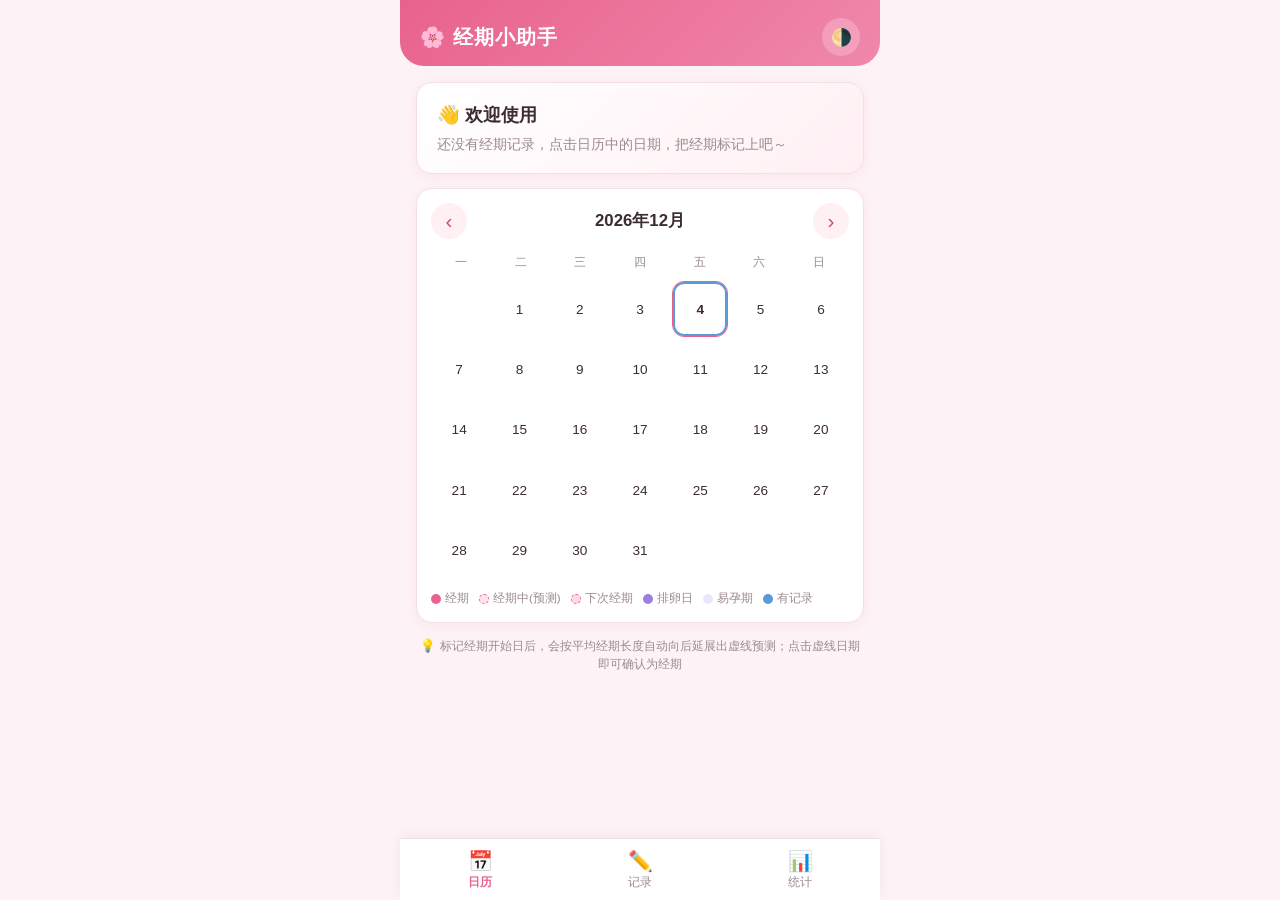
<file: period-tracker/index.html>
<!DOCTYPE html>
<html lang="zh-CN">
<head>
<meta charset="UTF-8">
<meta name="viewport" content="width=device-width, initial-scale=1.0, viewport-fit=cover">
<meta name="apple-mobile-web-app-capable" content="yes">
<meta name="mobile-web-app-capable" content="yes">
<meta name="apple-mobile-web-app-status-bar-style" content="default">
<meta name="apple-mobile-web-app-title" content="经期小助手">
<meta name="theme-color" content="#e8638c">
<meta name="description" content="简洁的经期记录与预测工具，数据仅保存在本机">
<link rel="manifest" href="manifest.webmanifest">
<link rel="apple-touch-icon" href="icons/icon-192.png">
<link rel="icon" type="image/svg+xml" href="icons/favicon.svg">
<link rel="stylesheet" href="css/style.css">
<title>经期小助手</title>
</head>
<body>
<div class="app">

  <header class="app-header">
    <h1>🌸 经期小助手</h1>
    <button class="theme-btn" id="themeBtn" title="切换深色模式" aria-label="切换深色模式">🌙</button>
  </header>

  <main class="app-main">

    <!-- ========== 日历页 ========== -->
    <section id="page-calendar" class="page active">
      <div class="status-card" id="statusCard"></div>

      <div class="calendar-card">
        <div class="calendar-header">
          <button class="nav-btn" id="prevMonth" aria-label="上个月">‹</button>
          <span class="month-label" id="monthLabel"></span>
          <button class="nav-btn" id="nextMonth" aria-label="下个月">›</button>
        </div>
        <div class="calendar-weekdays">
          <span>一</span><span>二</span><span>三</span><span>四</span><span>五</span><span>六</span><span>日</span>
        </div>
        <div class="calendar-grid" id="calendarGrid"></div>
        <div class="calendar-legend">
          <span><i class="dot dot-period"></i>经期</span>
          <span><i class="dot dot-ongoing"></i>经期中(预测)</span>
          <span><i class="dot dot-predicted"></i>下次经期</span>
          <span><i class="dot dot-ovulation"></i>排卵日</span>
          <span><i class="dot dot-fertile"></i>易孕期</span>
          <span><i class="dot dot-log"></i>有记录</span>
        </div>
      </div>
      <p class="hint">💡 标记经期开始日后，会按平均经期长度自动向后延展出虚线预测；点击虚线日期即可确认为经期</p>
    </section>

    <!-- ========== 记录页 ========== -->
    <section id="page-log" class="page">
      <div class="log-card">
        <div class="log-date-nav">
          <button class="nav-btn" id="logPrevDay" aria-label="前一天">‹</button>
          <div class="log-date-text">
            <div class="log-date-label" id="logDateLabel"></div>
            <div class="log-date-sub" id="logDateSub"></div>
          </div>
          <button class="nav-btn" id="logNextDay" aria-label="后一天">›</button>
        </div>

        <button class="period-toggle" id="periodToggle"></button>
        <button class="period-end-btn" id="periodEndBtn" hidden></button>

        <h3 class="section-title">😣 症状</h3>
        <div class="chip-grid" id="symptomChips"></div>

        <h3 class="section-title">💭 心情</h3>
        <div class="mood-row" id="moodRow"></div>

        <h3 class="section-title">📝 备注</h3>
        <textarea id="noteInput" rows="3" placeholder="今天想记录点什么…"></textarea>

        <p class="save-hint" id="saveHint">已自动保存 ✓</p>
      </div>
    </section>

    <!-- ========== 统计页 ========== -->
    <section id="page-stats" class="page">
      <div class="stat-cards">
        <div class="stat-card">
          <span class="stat-value" id="statAvgCycle">--</span>
          <label>平均周期 (天)</label>
        </div>
        <div class="stat-card">
          <span class="stat-value" id="statAvgPeriod">--</span>
          <label>平均经期 (天)</label>
        </div>
        <div class="stat-card">
          <span class="stat-value" id="statCount">0</span>
          <label>已记录次数</label>
        </div>
      </div>

      <div id="alertArea"></div>

      <div class="next-card" id="nextCard"></div>

      <div class="panel-card">
        <h3 class="section-title">📊 近 6 次周期长度</h3>
        <div class="bar-chart" id="cycleChart"></div>
      </div>

      <div class="panel-card">
        <h3 class="section-title">🗂 经期历史</h3>
        <div id="historyList"></div>
      </div>

      <!-- 数据管理 -->
      <div class="panel-card">
        <h3 class="section-title">🔒 数据管理</h3>
        <p class="panel-desc">所有数据仅保存在本机浏览器。建议定期导出备份，以免清理浏览器数据后丢失。</p>
        <div class="data-actions">
          <button class="action-btn" id="exportBtn">
            <span class="action-icon">⬇️</span>
            <span>
              <strong>导出备份</strong>
              <small>保存为 JSON 文件</small>
            </span>
          </button>
          <button class="action-btn" id="importBtn">
            <span class="action-icon">⬆️</span>
            <span>
              <strong>导入恢复</strong>
              <small>从备份文件还原</small>
            </span>
          </button>
        </div>
        <input type="file" id="importFile" accept=".json,application/json" hidden>
        <p class="data-meta" id="dataMeta"></p>
      </div>

      <!-- 提醒设置 -->
      <div class="panel-card">
        <h3 class="section-title">🔔 提醒设置</h3>
        <label class="switch-row">
          <span>
            <strong>经期提醒</strong>
            <small>打开应用时，若经期临近则提示</small>
          </span>
          <input type="checkbox" id="remindToggle" class="switch">
        </label>
        <p class="panel-desc" id="remindStatus"></p>
      </div>

      <div class="danger-card">
        <button class="danger-btn" id="clearBtn">清空所有数据</button>
        <p class="danger-desc">此操作不可撤销，建议先导出备份</p>
      </div>

      <p class="privacy-note">🔒 所有数据仅保存在本机浏览器中，不会上传到任何服务器。</p>
    </section>

  </main>

  <nav class="tab-bar">
    <button class="tab-btn active" data-page="calendar"><span class="tab-icon">📅</span>日历</button>
    <button class="tab-btn" data-page="log"><span class="tab-icon">✏️</span>记录</button>
    <button class="tab-btn" data-page="stats"><span class="tab-icon">📊</span>统计</button>
  </nav>

</div>

<!-- 全局提示条 -->
<div class="toast" id="toast"></div>

<!-- 确认弹窗 -->
<div class="modal-mask" id="modalMask">
  <div class="modal">
    <h3 class="modal-title" id="modalTitle"></h3>
    <p class="modal-text" id="modalText"></p>
    <div class="modal-actions">
      <button class="modal-btn cancel" id="modalCancel">取消</button>
      <button class="modal-btn confirm" id="modalConfirm">确定</button>
    </div>
  </div>
</div>

<script src="js/app.js"></script>
<script src="js/features.js"></script>
</body>
</html>
</file>
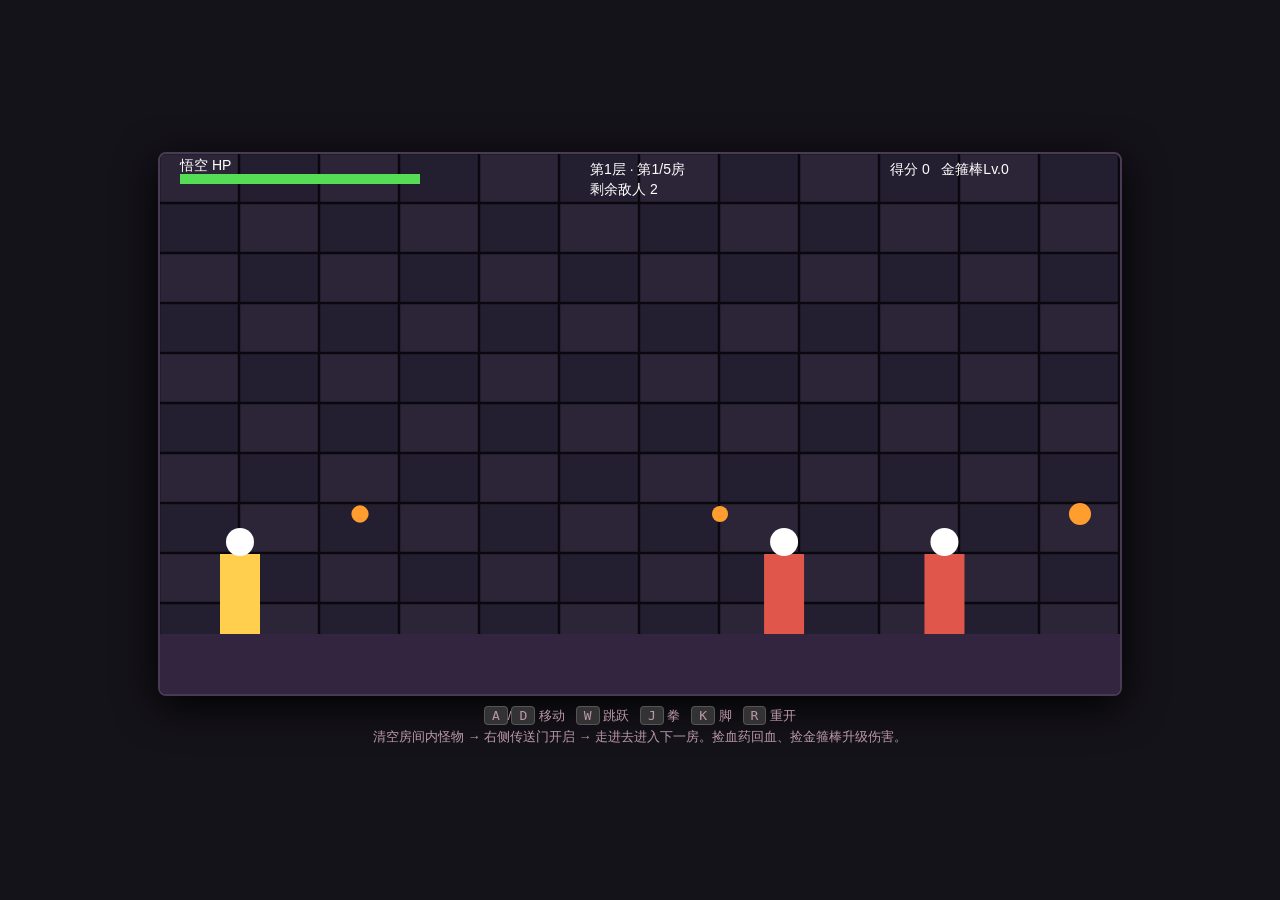
<file: dnf-dungeon.html>
<!DOCTYPE html>
<html lang="zh-CN">
<head>
<meta charset="UTF-8">
<title>地下城 · 悟空闯关</title>
<style>
  html,body{margin:0;height:100%;background:#15131a;display:flex;flex-direction:column;
    align-items:center;justify-content:center;font-family:"Microsoft YaHei",sans-serif;color:#eee}
  canvas{background:#0d0b12;border:2px solid #4a3b55;border-radius:8px;box-shadow:0 10px 40px #000}
  #tip{margin-top:10px;font-size:13px;color:#b9a;line-height:1.6;text-align:center}
  kbd{background:#333;padding:1px 7px;border-radius:4px;border:1px solid #555;font-family:monospace}
</style>
</head>
<body>
<canvas id="cv" width="960" height="540"></canvas>
<div id="tip">
  <kbd>A</kbd>/<kbd>D</kbd> 移动 &nbsp; <kbd>W</kbd> 跳跃 &nbsp; <kbd>J</kbd> 拳 &nbsp; <kbd>K</kbd> 脚 &nbsp; <kbd>R</kbd> 重开<br>
  清空房间内怪物 → 右侧传送门开启 → 走进去进入下一房。捡血药回血、捡金箍棒升级伤害。
</div>
<script>
const cv = document.getElementById('cv');
const ctx = cv.getContext('2d');
const W = cv.width, H = cv.height;
const GROUND = H - 60, GRAV = 0.8, ROOM_W = 1700;

const keys = {};
addEventListener('keydown', e => { keys[e.key.toLowerCase()] = true;
  if (e.key.toLowerCase() === 'r') reset(); });
addEventListener('keyup',   e => { keys[e.key.toLowerCase()] = false; });

function makeChar(x, isPlayer, color, hp){
  return { x, y:GROUND, vx:0, vy:0, w:40, h:80, facing:isPlayer?1:-1,
    hp, maxhp:hp, isPlayer, color, onGround:true,
    atk:0, atkType:null, atkCd:0, hitCd:0, knock:0, dead:false, aiTimer:0,
    weaponLv:0, inv:0 };
}
let player, enemies, items, fx, floor, room, score, state, camX, cleared, doorX;

function reset(){
  player = makeChar(80, true, '#ffcf4d', 100);
  enemies=[]; items=[]; fx=[];
  floor=1; room=1; score=0; state='play'; camX=0;
  loadRoom();
}
function loadRoom(){
  enemies=[]; items=[]; cleared=false; doorX = ROOM_W - 40;
  const n = Math.min(2 + Math.floor((floor-1) + room/2), 6);
  for(let i=0;i<n;i++){
    const tough = (floor>=2 && Math.random()<0.35);
    const e = makeChar(700 + i*150 + Math.random()*80, false,
                       tough?'#a05bd6':'#e0564b', 50 + floor*20 + room*5);
    e.tough = tough; enemies.push(e);
  }
}

function damage(a, b){
  if (a.atk<=0 || a.hitCd>0 || b.dead) return;
  const reach = a.atkType==='kick'?72:56;
  if (Math.sign(b.x-a.x)===a.facing && Math.abs(b.x-a.x)<reach && Math.abs(b.y-a.y)<80){
    let dmg = (a.atkType==='kick'?12:8) * (a.isPlayer ? 1+0.3*player.weaponLv : 1);
    b.hp -= dmg; b.knock = a.facing*(a.atkType==='kick'?9:6);
    b.hitCd=22; a.hitCd=18; b.inv=10;
    if (b.hp<=0 && !b.dead){
      b.dead=true;
      if(!b.isPlayer){ score+= b.tough?80:40; dropLoot(b.x); }
    }
  }
}
function dropLoot(x){
  const r = Math.random();
  let type = r<0.4?'potion': r<0.7?'coin': r<0.9?'weapon':'none';
  if(type!=='none') items.push({x, y:GROUND-20, type, t:0});
}

function update(){
  if(state!=='play') return;
  const p=player;
  if(!p.dead){
    p.vx=0;
    if(keys['a']){p.vx=-4.4;p.facing=-1;}
    if(keys['d']){p.vx= 4.4;p.facing= 1;}
    if((keys['w']||keys[' '])&&p.onGround){p.vy=-14;p.onGround=false;}
    if(keys['j']&&p.atkCd<=0){p.atk=16;p.atkType='punch';p.atkCd=20;}
    if(keys['k']&&p.atkCd<=0){p.atk=22;p.atkType='kick';p.atkCd=30;}
    enemies.forEach(e=>damage(p,e));
  }
  enemies.forEach(e=>{
    if(e.dead) return; e.aiTimer++;
    const dx=p.x-e.x;
    if(p.dead || (e.hp<25&&Math.random()<0.02)) e.vx=-e.facing*2;
    else if(Math.abs(dx)>62){ e.vx=Math.sign(dx)*2.7; e.facing=Math.sign(dx); }
    else { e.vx=0; if(e.atkCd<=0 && e.aiTimer%18===0){e.atk=18;e.atkType='punch';e.atkCd=38;} }
    damage(e,p);
  });

  const all=[p,...enemies];
  all.forEach(o=>{
    o.x += o.vx + (o.knock||0); o.knock*=0.82; if(Math.abs(o.knock)<0.3)o.knock=0;
    o.vy+=GRAV; o.y+=o.vy;
    if(o.y>=GROUND){o.y=GROUND;o.vy=0;o.onGround=true;}
    o.x=Math.max(0,Math.min(o.x,ROOM_W));
    if(o.atk>0)o.atk--; if(o.atkCd>0)o.atkCd--; if(o.hitCd>0)o.hitCd--; if(o.inv>0)o.inv--;
  });

  items.forEach(it=>{ it.t++; if(Math.abs(it.x-p.x)<34 && Math.abs(it.y-(p.y-20))<70){ it.taken=true;
    if(it.type==='potion') p.hp=Math.min(p.maxhp,p.hp+30);
    else if(it.type==='coin') score+=20;
    else if(it.type==='weapon'){ player.weaponLv++; }
  }});
  items=items.filter(it=>!it.taken);

  if(!cleared && enemies.every(e=>e.dead)) cleared=true;
  if(cleared && p.x > doorX-30){
    if(room<5){ room++; loadRoom(); p.x=80; }
    else if(floor<3){ floor++; room=1; loadRoom(); p.x=80; }
    else { state='win'; }
  }
  if(p.hp<=0){p.dead=true; state='lose';}
  camX=Math.max(0,Math.min(p.x-W/3, ROOM_W-W));
}

function brick(x,y,w,h,c){ ctx.fillStyle=c; ctx.fillRect(x,y,w,h);
  ctx.strokeStyle='rgba(0,0,0,0.4)'; ctx.strokeRect(x,y,w,h); }
function drawChar(o){
  if(o.dead) return;
  const x=o.x-camX, y=o.y;
  ctx.save();
  if(o.inv>0 && o.inv%4<2) ctx.globalAlpha=0.5;
  ctx.fillStyle=o.color;
  ctx.fillRect(x-o.w/2, y-o.h, o.w, o.h);
  ctx.fillStyle='#fff'; ctx.beginPath(); ctx.arc(x,y-o.h-12,14,0,7); ctx.fill();
  if(o.atk>0){ ctx.fillStyle=o.atkType==='kick'?'#ff7':'#fda';
    const ext=o.atkType==='kick'?55:40;
    ctx.fillRect(o.facing>0?x+o.w/2:x-o.w/2-ext, o.atkType==='kick'?y-30:y-50, ext,12); }
  ctx.restore();
}
function drawItem(it){
  const x=it.x-camX, y=it.y + Math.sin(it.t/8)*3;
  if(it.type==='potion'){ ctx.fillStyle='#e33'; ctx.fillRect(x-8,y-14,16,22);
    ctx.fillStyle='#fff'; ctx.fillRect(x-3,y-9,6,3); ctx.fillRect(x-3,y-3,6,3); }
  else if(it.type==='coin'){ ctx.fillStyle='#ffd84d'; ctx.beginPath(); ctx.arc(x,y,9,0,7); ctx.fill(); }
  else if(it.type==='weapon'){ ctx.fillStyle='#ffcf4d'; ctx.fillRect(x-18,y-5,36,10);
    ctx.fillStyle='#b98'; ctx.fillRect(x-22,y-3,6,6); }
}
function bar(x,y,w,hp,max,c){ ctx.fillStyle='#400';ctx.fillRect(x,y,w,10);
  ctx.fillStyle=c;ctx.fillRect(x,y,w*Math.max(0,hp)/max,10); }
function render(){
  ctx.clearRect(0,0,W,H);
  // 地牢石墙
  for(let i=0;i<ROOM_W;i+=80){ const bx=i-camX;
    for(let j=0;j<GROUND;j+=50) brick(bx, j, 78, 48, ((i/80+j/50)%2)?'#241f30':'#2c2538'); }
  ctx.fillStyle='#33243f'; ctx.fillRect(0,GROUND,W,H-GROUND);
  // 火把
  for(let i=200;i<ROOM_W;i+=360){ const fx2=i-camX;
    const f=Math.random()*4; ctx.fillStyle='#ff9d2e'; ctx.beginPath();
    ctx.arc(fx2,GROUND-120, 8+f,0,7); ctx.fill(); }
  // 传送门
  if(cleared){ ctx.fillStyle='#5df'; ctx.fillRect(doorX-camX-14,GROUND-110,28,110);
    ctx.fillStyle='#fff'; ctx.font='13px sans-serif'; ctx.fillText('▶',doorX-camX-8,GROUND-50); }

  items.forEach(drawItem);
  enemies.forEach(drawChar);
  drawChar(player);

  // HUD
  bar(20,20,240,player.hp,player.maxhp,'#5d5');
  ctx.fillStyle='#fff'; ctx.font='14px sans-serif';
  ctx.fillText('悟空 HP',20,16);
  ctx.fillText(`第${floor}层 · 第${room}/5房`, W/2-50, 20);
  ctx.fillText(`得分 ${score}   金箍棒Lv.${player.weaponLv}`, W-230, 20);
  const alive=enemies.filter(e=>!e.dead).length;
  ctx.fillText(cleared?'传送门已开启 →':`剩余敌人 ${alive}`, W/2-50, 40);

  if(state==='lose') overlay('你倒下了…','按 R 重来');
  if(state==='win')  overlay('通关！三层地牢清空','按 R 再战');
}
function overlay(t1,t2){ ctx.fillStyle='rgba(0,0,0,0.65)';ctx.fillRect(0,0,W,H);
  ctx.fillStyle='#ffcf4d';ctx.font='46px sans-serif';
  ctx.fillText(t1,W/2-ctx.measureText(t1).width/2,H/2);
  ctx.fillStyle='#fff';ctx.font='20px sans-serif';
  ctx.fillText(t2,W/2-ctx.measureText(t2).width/2,H/2+44); }

function loop(){ update(); render(); requestAnimationFrame(loop); }
reset(); loop();
</script>
</body>
</html>
</file>
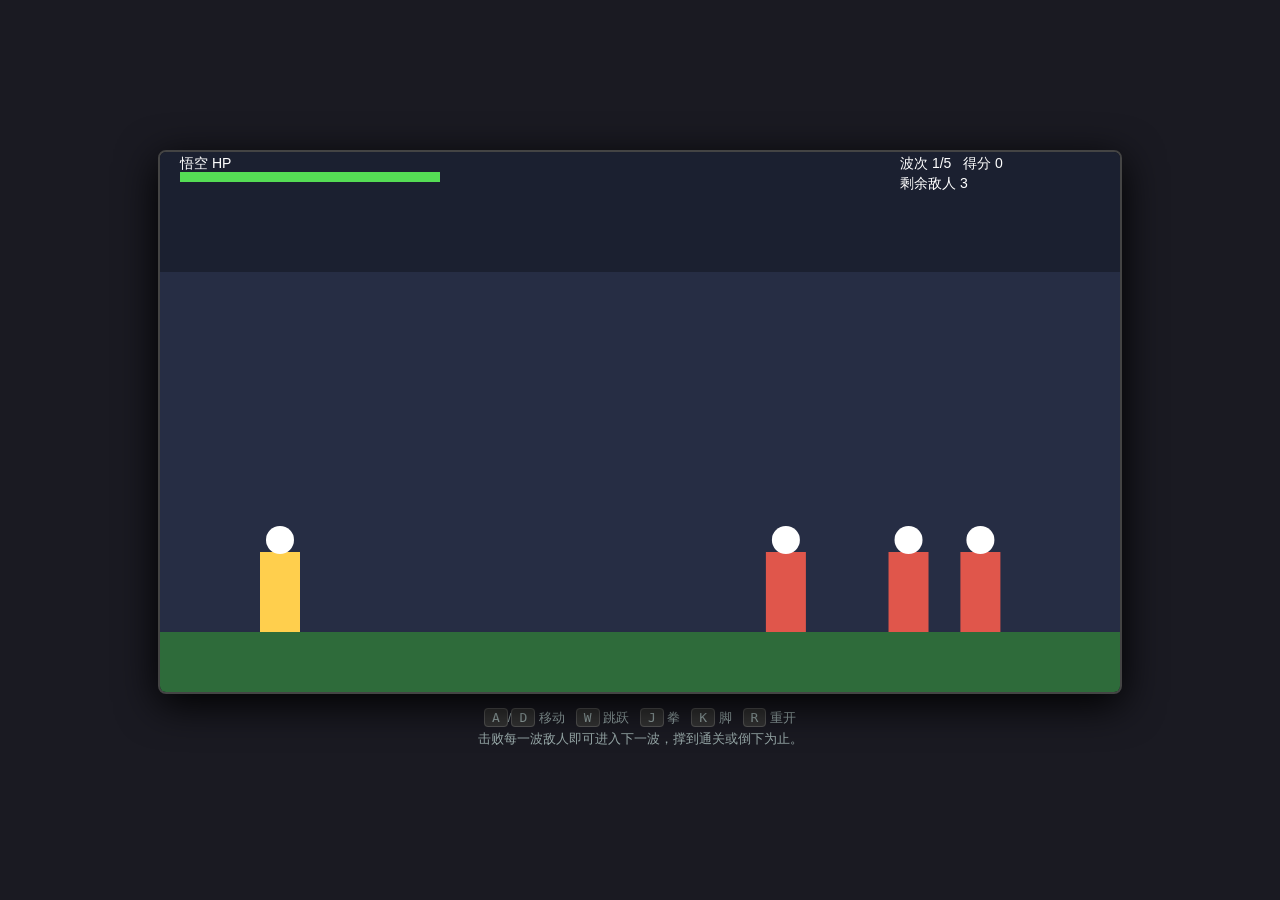
<file: side-fighting.html>
<!DOCTYPE html>
<html lang="zh-CN">
<head>
<meta charset="UTF-8">
<title>横版格斗 · 悟空篇</title>
<style>
  html,body{margin:0;height:100%;background:#1a1a22;display:flex;flex-direction:column;
    align-items:center;justify-content:center;font-family:"Microsoft YaHei",sans-serif;color:#eee}
  #wrap{position:relative}
  canvas{background:#101018;border:2px solid #444;border-radius:8px;box-shadow:0 10px 40px #000}
  #tip{margin-top:10px;font-size:13px;color:#9aa;line-height:1.6;text-align:center}
  kbd{background:#333;padding:1px 7px;border-radius:4px;border:1px solid #555;font-family:monospace}
</style>
</head>
<body>
<div id="wrap">
  <canvas id="cv" width="960" height="540"></canvas>
</div>
<div id="tip">
  <kbd>A</kbd>/<kbd>D</kbd> 移动 &nbsp; <kbd>W</kbd> 跳跃 &nbsp; <kbd>J</kbd> 拳 &nbsp; <kbd>K</kbd> 脚 &nbsp; <kbd>R</kbd> 重开<br>
  击败每一波敌人即可进入下一波，撑到通关或倒下为止。
</div>
<script>
const cv = document.getElementById('cv');
const ctx = cv.getContext('2d');
const W = cv.width, H = cv.height;
const GROUND = H - 60;
const GRAV = 0.8;

// ---------- 输入 ----------
const keys = {};
addEventListener('keydown', e => { keys[e.key.toLowerCase()] = true;
  if (e.key.toLowerCase() === 'r') reset(); });
addEventListener('keyup',   e => { keys[e.key.toLowerCase()] = false; });

// ---------- 角色 ----------
function makeFighter(x, isPlayer, color){
  return { x, y: GROUND, vx:0, vy:0, w:40, h:80, facing: isPlayer?1:-1,
    hp:100, maxhp:100, isPlayer, color, onGround:true,
    atk:0, atkType:null, atkCd:0, hitCd:0, knock:0, dead:false, aiTimer:0 };
}

let player, enemies, wave, score, state, camX;

function reset(){
  player = makeFighter(120, true, '#ffcf4d');
  enemies = [];
  wave = 1; score = 0; state = 'play'; camX = 0;
  spawnWave();
}
function spawnWave(){
  const n = Math.min(2 + wave, 5);
  for (let i=0;i<n;i++)
    enemies.push(makeFighter(700 + i*110 + Math.random()*60, false, '#e0564b'));
}

// ---------- 攻击命中 ----------
function tryHit(a, b){
  if (a.atk <= 0 || a.hitCd > 0 || b.dead) return;
  const reach = a.atkType==='kick' ? 70 : 55;
  const dx = b.x - a.x;
  if (Math.sign(dx) === a.facing && Math.abs(dx) < reach && Math.abs(b.y - a.y) < 80){
    const dmg = a.atkType==='kick' ? 12 : 8;
    b.hp -= dmg; b.knock = a.facing * (a.atkType==='kick'?9:6);
    b.hitCd = 25; a.hitCd = 20;
    if (b.hp <= 0){ b.dead = true; if(!b.isPlayer) score += 50; }
  }
}

// ---------- 更新 ----------
function update(){
  if (state !== 'play') return;

  // 玩家
  const p = player;
  if (!p.dead){
    p.vx = 0;
    if (keys['a']) { p.vx = -4; p.facing = -1; }
    if (keys['d']) { p.vx =  4; p.facing =  1; }
    if ((keys['w']||keys[' ']) && p.onGround){ p.vy = -14; p.onGround=false; }
    if (keys['j'] && p.atkCd<=0){ p.atk = 16; p.atkType='punch'; p.atkCd=22; }
    if (keys['k'] && p.atkCd<=0){ p.atk = 22; p.atkType='kick'; p.atkCd=30; }
    enemies.forEach(e => tryHit(p, e));
  }

  // 敌人 AI
  enemies.forEach(e=>{
    if (e.dead) return;
    e.aiTimer++;
    const dx = p.x - e.x;
    if (p.dead || e.hp < 30 && Math.random()<0.02){ // 残血偶尔后撤
      e.vx = -e.facing*2;
    } else if (Math.abs(dx) > 60){
      e.vx = Math.sign(dx)*2.6; e.facing = Math.sign(dx);
    } else {
      e.vx = 0;
      if (e.atkCd<=0 && e.aiTimer%20===0){ e.atk=18; e.atkType='punch'; e.atkCd=40; }
    }
    tryHit(e, p);
  });

  // 物理
  [p, ...enemies].forEach(o=>{
    o.x += o.vx + (o.knock||0); o.knock *= 0.8; if(Math.abs(o.knock)<0.3)o.knock=0;
    o.vy += GRAV; o.y += o.vy;
    if (o.y >= GROUND){ o.y = GROUND; o.vy=0; o.onGround=true; }
    o.x = Math.max(0, Math.min(o.x, 4000));
    if (o.atk>0) o.atk--; if (o.atkCd>0) o.atkCd--; if (o.hitCd>0) o.hitCd--;
  });

  // 胜负
  if (p.hp <= 0){ p.dead = true; state='lose'; }
  if (enemies.length && enemies.every(e=>e.dead)){
    if (wave >= 5){ state='win'; }
    else { wave++; spawnWave(); }
  }

  // 镜头
  camX = Math.max(0, Math.min(p.x - W/3, 4000 - W));
}

// ---------- 绘制 ----------
function drawFighter(o){
  if (o.dead) return;
  const x = o.x - camX, y = o.y;
  ctx.save();
  ctx.fillStyle = o.color;
  // 身体
  ctx.fillRect(x - o.w/2, y - o.h, o.w, o.h);
  // 头
  ctx.fillStyle = '#fff';
  ctx.beginPath(); ctx.arc(x, y - o.h - 12, 14, 0, 7); ctx.fill();
  // 攻击伸展
  if (o.atk > 0){
    ctx.fillStyle = o.atkType==='kick' ? '#ff7' : '#fda';
    const ext = o.atkType==='kick'? 55:40;
    ctx.fillRect(o.facing>0 ? x+o.w/2 : x-o.w/2-ext,
                 o.atkType==='kick'? y-30 : y-50, ext, 12);
  }
  ctx.restore();
}
function bar(x,y,w,hp,max,c){
  ctx.fillStyle='#400'; ctx.fillRect(x,y,w,10);
  ctx.fillStyle=c; ctx.fillRect(x,y,w*Math.max(0,hp)/max,10);
}
function render(){
  ctx.clearRect(0,0,W,H);
  // 背景（视差）
  ctx.fillStyle='#1b2030'; ctx.fillRect(0,0,W,H);
  ctx.fillStyle='#262d44';
  for(let i=0;i<20;i++){ const bx = (i*180 - camX*0.5)% (W+200);
    ctx.fillRect((bx+W)% (W+200)-100, 120, 90, H-180); }
  ctx.fillStyle='#2e6b3a'; ctx.fillRect(0, GROUND, W, H-GROUND); // 地面

  enemies.forEach(drawFighter);
  drawFighter(player);

  // HUD
  bar(20,20,260,player.hp,player.maxhp,'#5d5');
  ctx.fillStyle='#fff'; ctx.font='14px sans-serif';
  ctx.fillText('悟空 HP', 20, 16);
  ctx.fillText('波次 '+wave+'/5   得分 '+score, W-220, 16);
  const alive = enemies.filter(e=>!e.dead).length;
  ctx.fillText('剩余敌人 '+alive, W-220, 36);

  if (state==='lose'){ overlay('败北…','按 R 重来'); }
  if (state==='win'){ overlay('通关！','按 R 再战'); }
}
function overlay(t1,t2){
  ctx.fillStyle='rgba(0,0,0,0.6)'; ctx.fillRect(0,0,W,H);
  ctx.fillStyle='#ffcf4d'; ctx.font='48px sans-serif';
  ctx.fillText(t1, W/2-ctx.measureText(t1).width/2, H/2);
  ctx.fillStyle='#fff'; ctx.font='20px sans-serif';
  ctx.fillText(t2, W/2-ctx.measureText(t2).width/2, H/2+44);
}

function loop(){ update(); render(); requestAnimationFrame(loop); }
reset(); loop();
</script>
</body>
</html>
</file>
<file: period-tracker/css/style.css>
/* ===== 基础与主题变量 ===== */
:root {
  --primary: #e8638c;
  --primary-dark: #d14a75;
  --primary-light: #ffd9e4;
  --primary-lighter: #fff0f4;
  --purple: #9b7ede;
  --purple-light: #ece5fb;
  --blue: #5b9bd5;
  --text: #3d2c33;
  --text-secondary: #9b8a91;
  --bg: #fdf3f6;
  --card: #ffffff;
  --border: #f3dfe6;
  --radius: 16px;
  --shadow: 0 2px 12px rgba(232, 99, 140, 0.10);
  --ongoing-bg: #ffe4ec;
  --input-bg: #ffffff;
  --tab-bg: #ffffff;
  --header-grad: linear-gradient(135deg, #e8638c 0%, #f087ac 100%);
  --modal-mask: rgba(61, 44, 51, 0.45);
  --ok-bg: #e8f6ee;
  --ok-text: #2f855a;
  --info-bg: #e6f1fb;
  --info-text: #2c6ba0;
  --warn-bg: #fdf0e3;
  --warn-text: #b26420;
  --danger: #d9534f;
}

/* ===== 深色模式 ===== */
html[data-theme="dark"] {
  --primary: #e8638c;
  --primary-dark: #ff8fb1;
  --primary-light: #4a2b38;
  --primary-lighter: #33222a;
  --purple: #a98ee8;
  --purple-light: #372c4d;
  --blue: #6fa8dc;
  --text: #ede4e8;
  --text-secondary: #a2919a;
  --bg: #1c1619;
  --card: #262023;
  --border: #3a2f35;
  --shadow: 0 2px 12px rgba(0, 0, 0, 0.35);
  --ongoing-bg: #462e39;
  --input-bg: #2e272b;
  --tab-bg: #262023;
  --header-grad: linear-gradient(135deg, #8f3d5a 0%, #a84d6d 100%);
  --modal-mask: rgba(0, 0, 0, 0.65);
  --ok-bg: #1f3529;
  --ok-text: #7dd3a0;
  --info-bg: #1e2f3d;
  --info-text: #7cb8e0;
  --warn-bg: #3d2c1b;
  --warn-text: #e8b06a;
  --danger: #e0736f;
}

html[data-theme="dark"] .day-cell.other-month { color: #5a4c53; }
html[data-theme="dark"] .status-card {
  background: linear-gradient(135deg, var(--card) 0%, var(--primary-lighter) 100%);
}
html[data-theme="dark"] .bar {
  background: linear-gradient(180deg, #a84d6d 0%, var(--primary) 100%);
}

* { margin: 0; padding: 0; box-sizing: border-box; -webkit-tap-highlight-color: transparent; }

html { font-size: 16px; }

body {
  font-family: -apple-system, BlinkMacSystemFont, "PingFang SC", "Hiragino Sans GB", "Microsoft YaHei", sans-serif;
  background: var(--bg);
  color: var(--text);
  line-height: 1.5;
  transition: background-color 0.25s ease, color 0.25s ease;
}

.app {
  max-width: 480px;
  margin: 0 auto;
  min-height: 100vh;
  display: flex;
  flex-direction: column;
  background: var(--bg);
}

/* ===== 顶部 ===== */
.app-header {
  padding: 18px 20px 10px;
  background: var(--header-grad);
  border-radius: 0 0 24px 24px;
  display: flex;
  align-items: center;
  justify-content: space-between;
}
.app-header h1 {
  font-size: 1.25rem;
  color: #fff;
  font-weight: 700;
  letter-spacing: 1px;
}

/* ===== 主区域 ===== */
.app-main {
  flex: 1;
  padding: 16px 16px 90px;
  overflow-y: auto;
}

.page { display: none; animation: fadeIn 0.25s ease; }
.page.active { display: block; }

@keyframes fadeIn {
  from { opacity: 0; transform: translateY(6px); }
  to   { opacity: 1; transform: translateY(0); }
}

/* ===== 状态卡片 ===== */
.status-card {
  background: linear-gradient(135deg, #fff 0%, var(--primary-lighter) 100%);
  border: 1px solid var(--border);
  border-radius: var(--radius);
  box-shadow: var(--shadow);
  padding: 18px 20px;
  margin-bottom: 14px;
}
.status-main { font-size: 1.15rem; font-weight: 700; }
.status-main .big-num { font-size: 2rem; color: var(--primary); padding: 0 2px; }
.status-sub { font-size: 0.85rem; color: var(--text-secondary); margin-top: 6px; }
.phase-tag {
  display: inline-block;
  font-size: 0.75rem;
  padding: 2px 10px;
  border-radius: 999px;
  background: var(--primary-light);
  color: var(--primary-dark);
  margin-top: 8px;
  font-weight: 600;
}
.phase-tag.purple { background: var(--purple-light); color: var(--purple); }

/* ===== 日历 ===== */
.calendar-card {
  background: var(--card);
  border-radius: var(--radius);
  box-shadow: var(--shadow);
  padding: 14px;
  border: 1px solid var(--border);
}
.calendar-header {
  display: flex;
  align-items: center;
  justify-content: space-between;
  margin-bottom: 10px;
}
.month-label { font-weight: 700; font-size: 1.05rem; }
.nav-btn {
  width: 36px; height: 36px;
  border: none;
  border-radius: 50%;
  background: var(--primary-lighter);
  color: var(--primary-dark);
  font-size: 1.3rem;
  line-height: 1;
  cursor: pointer;
  transition: background 0.2s;
}
.nav-btn:active { background: var(--primary-light); }

.calendar-weekdays {
  display: grid;
  grid-template-columns: repeat(7, 1fr);
  text-align: center;
  font-size: 0.75rem;
  color: var(--text-secondary);
  margin-bottom: 6px;
}
.calendar-weekdays span { padding: 4px 0; }

.calendar-grid {
  display: grid;
  grid-template-columns: repeat(7, 1fr);
  gap: 4px;
}
.day-cell {
  position: relative;
  aspect-ratio: 1;
  display: flex;
  flex-direction: column;
  align-items: center;
  justify-content: center;
  font-size: 0.85rem;
  border-radius: 12px;
  cursor: pointer;
  border: 1.5px solid transparent;
  background: transparent;
  color: var(--text);
  transition: transform 0.1s;
}
.day-cell:active { transform: scale(0.92); }
.cal-empty { visibility: hidden; aspect-ratio: 1; }
.day-cell.other-month { color: #d9c8cf; }
.day-cell.today { border-color: var(--primary); font-weight: 700; }
.day-cell.selected { box-shadow: 0 0 0 2px var(--blue) inset; }

.day-cell.is-period {
  background: var(--primary);
  color: #fff;
  font-weight: 600;
}
/* 本次经期的延续预测日：浅粉底 + 虚线框，点击可确认为实心经期 */
.day-cell.is-ongoing {
  background: #ffe4ec;
  color: var(--primary-dark);
  border: 1.5px dashed var(--primary);
  font-weight: 500;
}
.day-cell.is-predicted {
  background: var(--primary-light);
  color: var(--primary-dark);
  border: 1.5px dashed var(--primary);
}
.day-cell.is-fertile { background: var(--purple-light); }
.day-cell.is-ovulation { background: var(--purple); color: #fff; font-weight: 700; }

.day-cell .log-dot {
  position: absolute;
  bottom: 4px;
  width: 5px; height: 5px;
  border-radius: 50%;
  background: var(--blue);
}
.day-cell.is-period .log-dot,
.day-cell.is-ovulation .log-dot { background: #fff; }

/* 图例 */
.calendar-legend {
  display: flex;
  flex-wrap: wrap;
  gap: 10px;
  margin-top: 12px;
  font-size: 0.72rem;
  color: var(--text-secondary);
}
.calendar-legend span { display: inline-flex; align-items: center; gap: 4px; }
.dot { width: 10px; height: 10px; border-radius: 50%; display: inline-block; }
.dot-period { background: var(--primary); }
.dot-ongoing { background: #ffe4ec; border: 1.5px dashed var(--primary); }
.dot-predicted { background: var(--primary-light); border: 1.5px dashed var(--primary); }
.dot-ovulation { background: var(--purple); }
.dot-fertile { background: var(--purple-light); }
.dot-log { background: var(--blue); }

.hint {
  font-size: 0.78rem;
  color: var(--text-secondary);
  text-align: center;
  margin-top: 14px;
}

/* ===== 记录页 ===== */
.log-card {
  background: var(--card);
  border-radius: var(--radius);
  box-shadow: var(--shadow);
  border: 1px solid var(--border);
  padding: 18px;
}
.log-date-nav {
  display: flex;
  align-items: center;
  justify-content: space-between;
  margin-bottom: 14px;
}
.log-date-text { text-align: center; }
.log-date-label { font-size: 1.15rem; font-weight: 700; }
.log-date-sub { font-size: 0.78rem; color: var(--text-secondary); }

.period-toggle {
  width: 100%;
  padding: 14px;
  border-radius: 14px;
  border: 2px dashed var(--primary);
  background: var(--primary-lighter);
  color: var(--primary-dark);
  font-size: 1rem;
  font-weight: 700;
  cursor: pointer;
  transition: all 0.2s;
  margin-bottom: 6px;
}
.period-toggle.on {
  background: var(--primary);
  border-style: solid;
  color: #fff;
}

/* 经期结束按钮 */
.period-end-btn {
  width: 100%;
  padding: 11px;
  border-radius: 12px;
  border: 1.5px solid var(--info-text);
  background: var(--info-bg);
  color: var(--info-text);
  font-size: 0.88rem;
  font-weight: 600;
  cursor: pointer;
  transition: all 0.18s;
  margin-bottom: 10px;
}
.period-end-btn:active { transform: scale(0.98); opacity: 0.85; }
.period-end-btn.closed {
  border-color: var(--ok-text);
  background: var(--ok-bg);
  color: var(--ok-text);
}

.section-title {
  font-size: 0.95rem;
  margin: 16px 0 10px;
  font-weight: 700;
}

.chip-grid {
  display: flex;
  flex-wrap: wrap;
  gap: 8px;
}
.chip {
  padding: 8px 14px;
  border-radius: 999px;
  border: 1.5px solid var(--border);
  background: var(--input-bg);
  font-size: 0.85rem;
  color: var(--text);
  cursor: pointer;
  transition: all 0.15s;
}
.chip.on {
  background: var(--primary);
  border-color: var(--primary);
  color: #fff;
  font-weight: 600;
}

.mood-row {
  display: flex;
  gap: 6px;
  justify-content: space-between;
}
.mood-btn {
  flex: 1;
  display: flex;
  flex-direction: column;
  align-items: center;
  gap: 2px;
  padding: 10px 2px;
  border-radius: 12px;
  border: 1.5px solid var(--border);
  background: var(--input-bg);
  cursor: pointer;
  font-size: 1.4rem;
  transition: all 0.15s;
}
.mood-btn small { font-size: 0.68rem; color: var(--text-secondary); }
.mood-btn.on { border-color: var(--primary); background: var(--primary-lighter); }
.mood-btn.on small { color: var(--primary-dark); font-weight: 600; }

textarea {
  width: 100%;
  border: 1.5px solid var(--border);
  border-radius: 12px;
  padding: 12px;
  font-size: 0.9rem;
  font-family: inherit;
  resize: vertical;
  color: var(--text);
  background: var(--input-bg);
}
textarea:focus { outline: none; border-color: var(--primary); }

.save-hint {
  font-size: 0.75rem;
  color: #4caf7d;
  text-align: right;
  margin-top: 8px;
  opacity: 0;
  transition: opacity 0.3s;
}
.save-hint.show { opacity: 1; }

/* ===== 统计页 ===== */
.stat-cards {
  display: grid;
  grid-template-columns: repeat(3, 1fr);
  gap: 10px;
  margin-bottom: 14px;
}
.stat-card {
  background: var(--card);
  border: 1px solid var(--border);
  border-radius: var(--radius);
  box-shadow: var(--shadow);
  padding: 16px 8px;
  text-align: center;
}
.stat-value {
  display: block;
  font-size: 1.6rem;
  font-weight: 800;
  color: var(--primary);
}
.stat-card label {
  font-size: 0.72rem;
  color: var(--text-secondary);
}

.next-card {
  background: linear-gradient(135deg, var(--primary) 0%, #f087ac 100%);
  color: #fff;
  border-radius: var(--radius);
  box-shadow: var(--shadow);
  padding: 18px 20px;
  margin-bottom: 14px;
}
.next-card .next-title { font-size: 0.85rem; opacity: 0.9; }
.next-card .next-date { font-size: 1.3rem; font-weight: 800; margin: 4px 0; }
.next-card .next-sub { font-size: 0.8rem; opacity: 0.9; }

.panel-card {
  background: var(--card);
  border: 1px solid var(--border);
  border-radius: var(--radius);
  box-shadow: var(--shadow);
  padding: 16px;
  margin-bottom: 14px;
}
.panel-card .section-title { margin-top: 0; }

.bar-chart {
  display: flex;
  align-items: flex-end;
  gap: 10px;
  height: 140px;
  padding-top: 10px;
}
.bar-item {
  flex: 1;
  display: flex;
  flex-direction: column;
  align-items: center;
  justify-content: flex-end;
  height: 100%;
  gap: 4px;
}
.bar-value { font-size: 0.72rem; font-weight: 700; color: var(--primary-dark); }
.bar {
  width: 100%;
  max-width: 36px;
  border-radius: 8px 8px 4px 4px;
  background: linear-gradient(180deg, #f087ac 0%, var(--primary) 100%);
  min-height: 4px;
}
.bar-label { font-size: 0.65rem; color: var(--text-secondary); white-space: nowrap; }
.chart-empty, .history-empty {
  text-align: center;
  color: var(--text-secondary);
  font-size: 0.85rem;
  padding: 24px 0;
}

.history-item {
  display: flex;
  justify-content: space-between;
  align-items: center;
  padding: 10px 4px;
  border-bottom: 1px solid var(--border);
  font-size: 0.88rem;
}
.history-item:last-child { border-bottom: none; }
.history-dates { font-weight: 600; }
.history-meta { color: var(--text-secondary); font-size: 0.78rem; }

.privacy-note {
  font-size: 0.75rem;
  color: var(--text-secondary);
  text-align: center;
  margin: 8px 0 4px;
}

/* ===== 底部导航 ===== */
.tab-bar {
  position: fixed;
  bottom: 0;
  left: 50%;
  transform: translateX(-50%);
  width: 100%;
  max-width: 480px;
  display: flex;
  background: var(--tab-bg);
  border-top: 1px solid var(--border);
  padding: 6px 0 calc(6px + env(safe-area-inset-bottom));
  box-shadow: 0 -2px 12px rgba(0,0,0,0.05);
  z-index: 10;
}
.tab-btn {
  flex: 1;
  border: none;
  background: none;
  display: flex;
  flex-direction: column;
  align-items: center;
  gap: 2px;
  font-size: 0.72rem;
  color: var(--text-secondary);
  cursor: pointer;
  padding: 4px 0;
}
.tab-icon { font-size: 1.25rem; }
.tab-btn.active { color: var(--primary); font-weight: 700; }

/* ===== 主题切换按钮 ===== */
.theme-btn {
  width: 38px;
  height: 38px;
  border: none;
  border-radius: 50%;
  background: rgba(255, 255, 255, 0.22);
  font-size: 1.05rem;
  cursor: pointer;
  display: flex;
  align-items: center;
  justify-content: center;
  transition: background 0.2s, transform 0.15s;
  flex-shrink: 0;
}
.theme-btn:active { transform: scale(0.9); background: rgba(255, 255, 255, 0.35); }

/* ===== 提醒横幅 ===== */
.remind-banner {
  display: flex;
  align-items: flex-start;
  gap: 10px;
  padding: 13px 14px;
  border-radius: var(--radius);
  margin-bottom: 14px;
  box-shadow: var(--shadow);
  position: relative;
  animation: fadeIn 0.3s ease;
}
.remind-banner.info { background: var(--info-bg); color: var(--info-text); }
.remind-banner.warn { background: var(--warn-bg); color: var(--warn-text); }
.remind-icon { font-size: 1.1rem; line-height: 1.3; flex-shrink: 0; }
.remind-body { flex: 1; display: flex; flex-direction: column; gap: 3px; min-width: 0; }
.remind-body strong { font-size: 0.92rem; }
.remind-body small { font-size: 0.78rem; opacity: 0.85; line-height: 1.45; }
.remind-close {
  border: none;
  background: transparent;
  color: inherit;
  opacity: 0.5;
  font-size: 0.85rem;
  cursor: pointer;
  padding: 2px 4px;
  flex-shrink: 0;
}
.remind-close:hover { opacity: 0.9; }

/* ===== 周期分析提醒卡 ===== */
.alert-card {
  border-radius: var(--radius);
  padding: 14px 16px;
  margin-bottom: 14px;
  box-shadow: var(--shadow);
  border-left: 4px solid transparent;
}
.alert-card.ok { background: var(--ok-bg); color: var(--ok-text); border-left-color: var(--ok-text); }
.alert-card.info { background: var(--info-bg); color: var(--info-text); border-left-color: var(--info-text); }
.alert-card.warn { background: var(--warn-bg); color: var(--warn-text); border-left-color: var(--warn-text); }
.alert-head { display: flex; align-items: center; gap: 7px; margin-bottom: 5px; }
.alert-icon { font-size: 1rem; }
.alert-title { font-size: 0.92rem; font-weight: 700; }
.alert-desc { font-size: 0.79rem; line-height: 1.55; opacity: 0.92; }

/* ===== 数据管理 ===== */
.panel-desc {
  font-size: 0.78rem;
  color: var(--text-secondary);
  line-height: 1.55;
  margin-bottom: 12px;
}
.data-actions {
  display: grid;
  grid-template-columns: 1fr 1fr;
  gap: 10px;
}
.action-btn {
  display: flex;
  align-items: center;
  gap: 9px;
  padding: 13px 12px;
  border: 1.5px solid var(--border);
  border-radius: 13px;
  background: var(--input-bg);
  cursor: pointer;
  text-align: left;
  transition: all 0.18s;
  color: var(--text);
}
.action-btn:active { transform: scale(0.97); border-color: var(--primary); }
.action-icon { font-size: 1.15rem; flex-shrink: 0; }
.action-btn strong { display: block; font-size: 0.85rem; }
.action-btn small { display: block; font-size: 0.7rem; color: var(--text-secondary); margin-top: 1px; }
.data-meta {
  font-size: 0.75rem;
  color: var(--text-secondary);
  margin-top: 11px;
  padding-top: 11px;
  border-top: 1px dashed var(--border);
  line-height: 1.5;
}

/* ===== 开关行 ===== */
.switch-row {
  display: flex;
  align-items: center;
  justify-content: space-between;
  gap: 12px;
  cursor: pointer;
  padding: 4px 0 10px;
}
.switch-row strong { display: block; font-size: 0.88rem; }
.switch-row small { display: block; font-size: 0.72rem; color: var(--text-secondary); margin-top: 2px; }
.switch {
  appearance: none;
  -webkit-appearance: none;
  width: 46px;
  height: 27px;
  border-radius: 999px;
  background: var(--border);
  position: relative;
  cursor: pointer;
  flex-shrink: 0;
  transition: background 0.22s;
  border: none;
}
.switch::after {
  content: '';
  position: absolute;
  top: 3px;
  left: 3px;
  width: 21px;
  height: 21px;
  border-radius: 50%;
  background: #fff;
  box-shadow: 0 1px 3px rgba(0, 0, 0, 0.2);
  transition: transform 0.22s;
}
.switch:checked { background: var(--primary); }
.switch:checked::after { transform: translateX(19px); }

/* ===== 危险操作 ===== */
.danger-card {
  background: var(--card);
  border: 1px solid var(--border);
  border-radius: var(--radius);
  box-shadow: var(--shadow);
  padding: 16px;
  margin-bottom: 14px;
  text-align: center;
}
.danger-btn {
  width: 100%;
  padding: 12px;
  border-radius: 12px;
  border: 1.5px solid var(--danger);
  background: transparent;
  color: var(--danger);
  font-size: 0.88rem;
  font-weight: 600;
  cursor: pointer;
  transition: all 0.18s;
}
.danger-btn:active { background: var(--danger); color: #fff; }
.danger-desc { font-size: 0.72rem; color: var(--text-secondary); margin-top: 8px; }

/* ===== Toast ===== */
.toast {
  position: fixed;
  left: 50%;
  bottom: 88px;
  transform: translate(-50%, 14px);
  background: rgba(45, 32, 38, 0.93);
  color: #fff;
  font-size: 0.84rem;
  padding: 11px 20px;
  border-radius: 999px;
  max-width: 86%;
  text-align: center;
  line-height: 1.45;
  opacity: 0;
  pointer-events: none;
  transition: opacity 0.25s, transform 0.25s;
  z-index: 100;
  box-shadow: 0 4px 18px rgba(0, 0, 0, 0.22);
}
.toast.show { opacity: 1; transform: translate(-50%, 0); }
.toast.warn { background: rgba(178, 100, 32, 0.95); }

/* ===== 弹窗 ===== */
.modal-mask {
  position: fixed;
  inset: 0;
  background: var(--modal-mask);
  display: flex;
  align-items: center;
  justify-content: center;
  padding: 24px;
  opacity: 0;
  pointer-events: none;
  transition: opacity 0.22s;
  z-index: 200;
}
.modal-mask.show { opacity: 1; pointer-events: auto; }
.modal {
  background: var(--card);
  border-radius: 18px;
  padding: 22px 20px 16px;
  width: 100%;
  max-width: 330px;
  box-shadow: 0 12px 40px rgba(0, 0, 0, 0.25);
  transform: scale(0.94);
  transition: transform 0.22s;
}
.modal-mask.show .modal { transform: scale(1); }
.modal-title { font-size: 1.02rem; font-weight: 700; margin-bottom: 9px; }
.modal-text {
  font-size: 0.84rem;
  color: var(--text-secondary);
  line-height: 1.6;
  white-space: pre-wrap;
  margin-bottom: 18px;
}
.modal-actions { display: flex; gap: 10px; }
.modal-btn {
  flex: 1;
  padding: 11px;
  border-radius: 12px;
  border: none;
  font-size: 0.9rem;
  font-weight: 600;
  cursor: pointer;
  transition: opacity 0.18s;
}
.modal-btn:active { opacity: 0.75; }
.modal-btn.cancel { background: var(--primary-lighter); color: var(--text); }
.modal-btn.confirm { background: var(--primary); color: #fff; }
</file>
